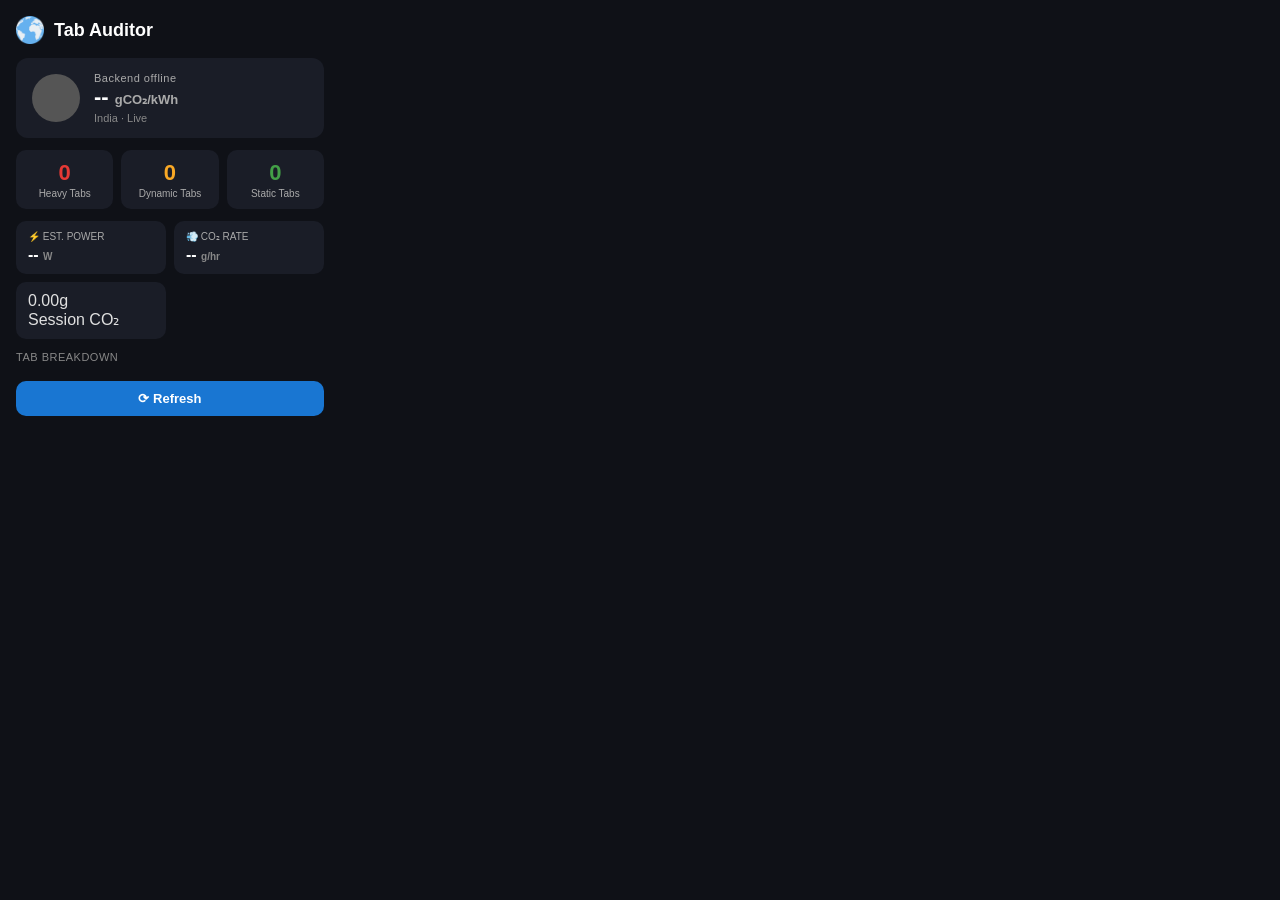
<file: extension/popup/index.html>
<!DOCTYPE html>
<html lang="en">
<head>
  <meta charset="UTF-8" />
  <meta name="viewport" content="width=device-width, initial-scale=1.0"/>
  <title>Tab Auditor</title>
  <style>
    * { margin: 0; padding: 0; box-sizing: border-box; }

    body {
      width: 340px;
      background: #0f1117;
      color: #e0e0e0;
      font-family: 'Segoe UI', sans-serif;
      padding: 16px;
    }

    .header {
      display: flex;
      align-items: center;
      gap: 10px;
      margin-bottom: 14px;
    }
    .header img { width: 28px; height: 28px; }
    .header h1 { font-size: 18px; font-weight: 700; color: #fff; }

    /* Traffic Light Card */
    .carbon-card {
      background: #1a1d27;
      border-radius: 12px;
      padding: 14px 16px;
      display: flex;
      align-items: center;
      gap: 14px;
      margin-bottom: 12px;
    }
    .light {
      width: 48px; height: 48px;
      border-radius: 50%;
      flex-shrink: 0;
    }
    .light.red    { background: #e53935; box-shadow: 0 0 16px #e5393588; }
    .light.yellow { background: #f9a825; box-shadow: 0 0 16px #f9a82588; }
    .light.green  { background: #43a047; box-shadow: 0 0 16px #43a04788; }
    .light.grey   { background: #555; }

    .carbon-info { flex: 1; }
    .carbon-info .label { font-size: 11px; color: #aaa; letter-spacing: 0.5px; }
    .carbon-info .intensity { font-size: 22px; font-weight: 700; color: #fff; }
    .carbon-info .sublabel { font-size: 11px; color: #888; margin-top: 2px; }

    /* Stats Row */
    .stats-row {
      display: grid;
      grid-template-columns: repeat(3, 1fr);
      gap: 8px;
      margin-bottom: 12px;
    }
    .stat-box {
      background: #1a1d27;
      border-radius: 10px;
      padding: 10px 8px;
      text-align: center;
    }
    .stat-box .count { font-size: 22px; font-weight: 700; }
    .stat-box .type  { font-size: 10px; color: #aaa; margin-top: 2px; }
    .stat-box.heavy   .count { color: #e53935; }
    .stat-box.dynamic .count { color: #f9a825; }
    .stat-box.static  .count { color: #43a047; }

    /* Power + CO2 row */
    .metrics-row {
      display: grid;
      grid-template-columns: 1fr 1fr;
      gap: 8px;
      margin-bottom: 12px;
    }
    .metric-box {
      background: #1a1d27;
      border-radius: 10px;
      padding: 10px 12px;
    }
    .metric-box .m-label { font-size: 10px; color: #aaa; margin-bottom: 4px; }
    .metric-box .m-value { font-size: 16px; font-weight: 700; color: #fff; }
    .metric-box .m-unit  { font-size: 10px; color: #888; }

    /* Alert Banner */
    .alert-banner {
      background: #2d1a1a;
      border: 1px solid #e5393566;
      border-radius: 10px;
      padding: 10px 12px;
      font-size: 12px;
      color: #ff8a80;
      margin-bottom: 12px;
    }
    .alert-banner.hidden { display: none; }

    /* Tab breakdown */
    .section-title {
      font-size: 11px;
      color: #888;
      letter-spacing: 0.5px;
      text-transform: uppercase;
      margin-bottom: 6px;
    }
    .tabs-list {
      background: #1a1d27;
      border-radius: 10px;
      overflow: hidden;
      margin-bottom: 12px;
    }
    .tab-row {
      display: flex;
      align-items: center;
      padding: 8px 12px;
      border-bottom: 1px solid #ffffff0d;
      gap: 8px;
    }
    .tab-row:last-child { border-bottom: none; }
    .tab-dot {
      width: 8px; height: 8px;
      border-radius: 50%;
      flex-shrink: 0;
    }
    .dot-red    { background: #e53935; }
    .dot-yellow { background: #f9a825; }
    .dot-green  { background: #43a047; }

    .tab-name {
      flex: 1;
      font-size: 12px;
      white-space: nowrap;
      overflow: hidden;
      text-overflow: ellipsis;
      color: #ddd;
    }
    .tab-power {
      font-size: 11px;
      color: #aaa;
      margin-right: 6px;
    }
    .tab-badge {
      font-size: 9px;
      padding: 2px 6px;
      border-radius: 4px;
      font-weight: 600;
    }
    .badge-heavy   { background: #e5393522; color: #e53935; }
    .badge-dynamic { background: #f9a82522; color: #f9a825; }
    .badge-static  { background: #43a04722; color: #43a047; }

    /* Buttons */
    .btn-row {
      display: flex;
      gap: 8px;
      margin-bottom: 10px;
    }
    .btn {
      flex: 1;
      padding: 10px;
      border: none;
      border-radius: 10px;
      font-size: 13px;
      font-weight: 600;
      cursor: pointer;
      transition: opacity 0.2s;
    }
    .btn:hover { opacity: 0.85; }
    .btn-refresh     { background: #1976d2; color: #fff; }
    .btn-close-heavy { background: #b71c1c; color: #fff; }
    .btn-close-heavy.hidden { display: none; }
  </style>
</head>
<body>

  <div class="header">
    <img src="../icons/globe.png" alt="icon"/>
    <h1>Tab Auditor</h1>
  </div>

  <!-- Carbon Card -->
  <div class="carbon-card">
    <div class="light grey" id="traffic-light"></div>
    <div class="carbon-info">
      <div class="label" id="grid-label">Loading grid data...</div>
      <div class="intensity"><span id="intensity">--</span> <span style="font-size:13px;color:#aaa">gCO₂/kWh</span></div>
      <div class="sublabel">India · Live</div>
    </div>
  </div>

  <!-- Tab Counts -->
  <div class="stats-row">
    <div class="stat-box heavy">
      <div class="count" id="heavy-count">0</div>
      <div class="type">Heavy Tabs</div>
    </div>
    <div class="stat-box dynamic">
      <div class="count" id="dynamic-count">0</div>
      <div class="type">Dynamic Tabs</div>
    </div>
    <div class="stat-box static">
      <div class="count" id="static-count">0</div>
      <div class="type">Static Tabs</div>
    </div>
  </div>

  <!-- Power + CO2 Metrics -->
  <div class="metrics-row">
    <div class="metric-box">
      <div class="m-label">⚡ EST. POWER</div>
      <div class="m-value"><span id="total-power">--</span> <span class="m-unit">W</span></div>
    </div>
    <div class="metric-box">
      <div class="m-label">💨 CO₂ RATE</div>
      <div class="m-value"><span id="co2-rate">--</span> <span class="m-unit">g/hr</span></div>
    </div>
    <div class="metric-box">
        <div class="metric-value" id="session-co2">0.00g</div>
        <div class="metric-label">Session CO₂</div>
    </div>

  </div>

  <!-- Alert Banner -->
  <div class="alert-banner hidden" id="alert-banner">
    <span id="alert-msg"></span>
  </div>

  <!-- All Tabs Breakdown -->
  <div class="section-title">Tab Breakdown</div>
  <div class="tabs-list" id="tabs-list"></div>

  <!-- Buttons -->
  <div class="btn-row">
    <button class="btn btn-refresh" id="refresh-btn">⟳ Refresh</button>
    <button class="btn btn-close-heavy hidden" id="close-heavy-btn">🗑 Close All Heavy</button>
  </div>

  <script src="popup.js"></script>
</body>
</html>
</file>
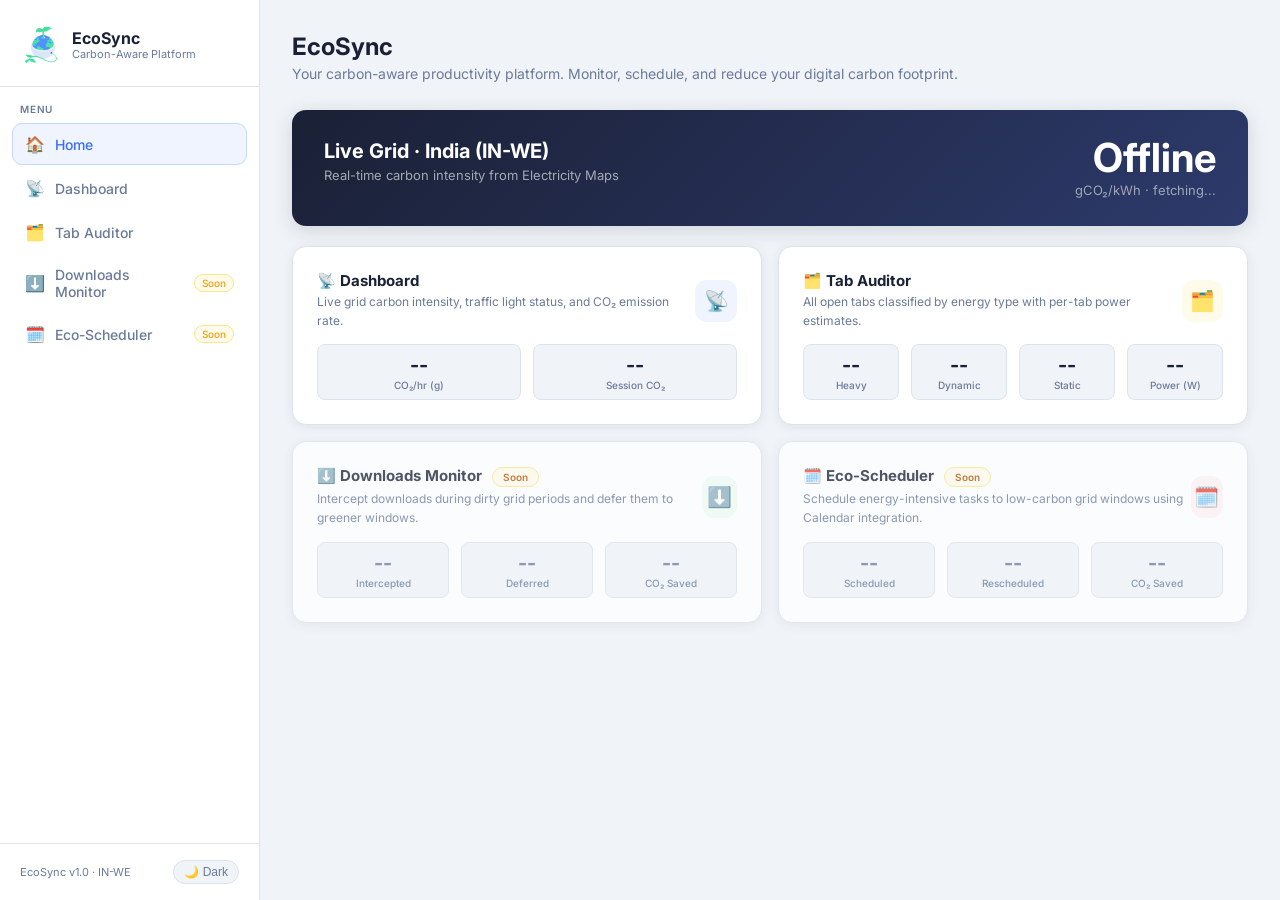
<file: extension/website/main.html>
<!DOCTYPE html>
<html lang="en">
<head>
  <meta charset="UTF-8" />
  <meta name="viewport" content="width=device-width, initial-scale=1.0"/>
  <title>EcoSync</title>
  <link href="https://fonts.googleapis.com/css2?family=Inter:wght@300;400;500;600;700&display=swap" rel="stylesheet"/>
  <style>
    *, *::before, *::after { box-sizing: border-box; margin: 0; padding: 0; }

    :root {
      --bg:        #f0f4f8;
      --surface:   #ffffff;
      --border:    #dde3ec;
      --text:      #1a2035;
      --muted:     #6b7a99;
      --accent:    #3b6ef6;
      --red:       #e53935;
      --yellow:    #f59e0b;
      --green:     #16a34a;
      --red-bg:    #fef2f2;
      --yellow-bg: #fffbeb;
      --green-bg:  #f0fdf4;
      --nav-w:     260px;
      --radius:    14px;
      --shadow:    0 2px 12px rgba(0,0,0,0.07);
    }

    body {
      font-family: 'Inter', sans-serif;
      background: var(--bg);
      color: var(--text);
      display: flex;
      min-height: 100vh;
    }

    #sidebar {
      width: var(--nav-w);
      background: var(--surface);
      border-right: 1px solid var(--border);
      display: flex;
      flex-direction: column;
      position: fixed;
      top: 0; left: 0; bottom: 0;
      z-index: 100;
    }

    .sidebar-logo {
      display: flex;
      align-items: center;
      gap: 10px;
      padding: 24px 20px 20px;
      border-bottom: 1px solid var(--border);
    }

    .sidebar-logo img { width: 42px; height: 42px; border-radius: 8px; }

    .sidebar-logo-text { font-size: 16px; font-weight: 700; color: var(--text); line-height: 1.2; }
    .sidebar-logo-text span { display: block; font-size: 11px; font-weight: 400; color: var(--muted); }

    nav { padding: 16px 12px; flex: 1; }

    .nav-label {
      font-size: 10px; font-weight: 600; color: var(--muted);
      text-transform: uppercase; letter-spacing: 0.08em;
      padding: 0 8px; margin-bottom: 8px;
    }

    .nav-item {
      display: flex; align-items: center; gap: 10px;
      padding: 10px 12px; border-radius: 10px; cursor: pointer;
      font-size: 14px; font-weight: 500; color: var(--muted);
      transition: all 0.18s ease; margin-bottom: 2px;
      border: 1px solid transparent;
    }

    .nav-item:hover { background: var(--bg); color: var(--text); border-color: var(--border); }
    .nav-item.active { background: #eff4ff; color: var(--accent); border-color: #c7d8fd; }
    .nav-item .icon { font-size: 16px; width: 20px; text-align: center; }

    .nav-badge {
      margin-left: auto; font-size: 10px;
      background: #fffbeb; color: var(--yellow);
      padding: 2px 7px; border-radius: 20px; border: 1px solid #fde68a;
    }

    .sidebar-footer {
      padding: 16px 20px; border-top: 1px solid var(--border);
      font-size: 11px; color: var(--muted);
    }

    #main { margin-left: var(--nav-w); flex: 1; padding: 32px; }

    .page { display: none; }
    .page.active { display: block; }

    .page-header { margin-bottom: 28px; }
    .page-header h1 { font-size: 24px; font-weight: 700; }
    .page-header p { font-size: 14px; color: var(--muted); margin-top: 4px; }

    .card {
      background: var(--surface); border: 1px solid var(--border);
      border-radius: var(--radius); padding: 24px;
      box-shadow: var(--shadow);
      transition: transform 0.2s ease, box-shadow 0.2s ease;
    }
    .card:hover { transform: translateY(-3px); box-shadow: 0 8px 28px rgba(0,0,0,0.10); }
    .card-title { font-size: 11px; font-weight: 600; color: var(--muted); text-transform: uppercase; letter-spacing: 0.06em; margin-bottom: 10px; }
    .card-value { font-size: 32px; font-weight: 700; line-height: 1; }
    .card-sub { font-size: 12px; color: var(--muted); margin-top: 6px; }

    .grid-2 { display: grid; grid-template-columns: 1fr 1fr; gap: 16px; }
    .grid-4 { display: grid; grid-template-columns: repeat(4, 1fr); gap: 16px; }

    .home-grid {
      display: grid; grid-template-columns: 1fr 1fr;
      grid-template-rows: auto auto; gap: 16px;
    }

    .section-card {
      background: var(--surface); border: 1px solid var(--border);
      border-radius: var(--radius); padding: 24px; box-shadow: var(--shadow);
      cursor: pointer; transition: transform 0.2s ease, box-shadow 0.2s ease;
      display: flex; flex-direction: column; gap: 14px;
    }
    .section-card:hover { transform: translateY(-3px); box-shadow: 0 8px 28px rgba(0,0,0,0.11); }

    .section-card-header { display: flex; align-items: center; justify-content: space-between; }
    .section-card-icon { width: 42px; height: 42px; border-radius: 12px; display: flex; align-items: center; justify-content: center; font-size: 20px; }
    .section-card-title { font-size: 15px; font-weight: 700; margin-bottom: 2px; }
    .section-card-desc { font-size: 12px; color: var(--muted); line-height: 1.6; }
    .section-card-stats { display: flex; gap: 12px; flex-wrap: wrap; }

    .sc-stat {
      background: var(--bg); border: 1px solid var(--border);
      border-radius: 8px; padding: 8px 14px;
      text-align: center; flex: 1; min-width: 60px;
    }
    .sc-stat .v { font-size: 20px; font-weight: 700; }
    .sc-stat .l { font-size: 10px; color: var(--muted); margin-top: 2px; font-weight: 500; }

    .tl-circle {
      width: 64px; height: 64px; border-radius: 50%;
      display: flex; align-items: center; justify-content: center;
      font-size: 26px; transition: all 0.4s ease; flex-shrink: 0;
    }
    .tl-red    { background: var(--red-bg);    border: 3px solid var(--red); }
    .tl-yellow { background: var(--yellow-bg); border: 3px solid var(--yellow); }
    .tl-green  { background: var(--green-bg);  border: 3px solid var(--green); }
    .tl-unknown{ background: var(--bg);        border: 3px solid var(--border); }

    .pill { display: inline-flex; align-items: center; gap: 5px; font-size: 11px; font-weight: 600; padding: 3px 10px; border-radius: 20px; }
    .pill-red    { background: var(--red-bg);    color: var(--red);    border: 1px solid #fca5a5; }
    .pill-yellow { background: var(--yellow-bg); color: #b45309;       border: 1px solid #fde68a; }
    .pill-green  { background: var(--green-bg);  color: var(--green);  border: 1px solid #bbf7d0; }
    .pill-blue   { background: #eff4ff;           color: var(--accent); border: 1px solid #c7d8fd; }

    .stat-mini { text-align: center; }
    .stat-mini .val { font-size: 28px; font-weight: 700; }
    .stat-mini .lbl { font-size: 11px; color: var(--muted); margin-top: 4px; font-weight: 500; }
    .val.red    { color: var(--red); }
    .val.yellow { color: var(--yellow); }
    .val.green  { color: var(--green); }
    .val.blue   { color: var(--accent); }

    .table-wrap { overflow-y: auto; max-height: 440px; border-radius: 10px; border: 1px solid var(--border); }
    .tab-table { width: 100%; border-collapse: collapse; font-size: 13px; }
    .tab-table th {
      text-align: left; font-size: 11px; font-weight: 600; color: var(--muted);
      text-transform: uppercase; letter-spacing: 0.05em; padding: 12px 14px;
      border-bottom: 1px solid var(--border); background: var(--bg); position: sticky; top: 0;
    }
    .tab-table td { padding: 10px 14px; border-bottom: 1px solid var(--border); vertical-align: middle; }
    .tab-table tr:last-child td { border-bottom: none; }
    .tab-table tr { transition: background 0.15s ease; }
    .tab-table tr:hover td { background: var(--bg); }
    .tab-row-heavy   td:first-child { border-left: 3px solid var(--red); }
    .tab-row-dynamic td:first-child { border-left: 3px solid var(--yellow); }
    .tab-row-static  td:first-child { border-left: 3px solid var(--green); }

    .badge { display: inline-block; font-size: 10px; font-weight: 700; padding: 2px 8px; border-radius: 6px; letter-spacing: 0.04em; }
    .badge-heavy   { background: var(--red-bg);    color: var(--red);    border: 1px solid #fca5a5; }
    .badge-dynamic { background: var(--yellow-bg); color: #b45309;       border: 1px solid #fde68a; }
    .badge-static  { background: var(--green-bg);  color: var(--green);  border: 1px solid #bbf7d0; }

    .refresh-bar { display: flex; align-items: center; justify-content: space-between; font-size: 12px; color: var(--muted); margin-bottom: 16px; }
    .refresh-btn {
      display: flex; align-items: center; gap: 6px;
      background: var(--surface); border: 1px solid var(--border);
      border-radius: 8px; padding: 6px 14px;
      font-size: 12px; font-weight: 500; color: var(--text);
      cursor: pointer; transition: all 0.18s ease;
    }
    .refresh-btn:hover { background: var(--bg); border-color: var(--accent); color: var(--accent); }

    .coming-soon {
      display: flex; flex-direction: column; align-items: center; justify-content: center;
      padding: 80px 40px; text-align: center;
      border: 2px dashed var(--border); border-radius: var(--radius); background: var(--surface);
    }
    .coming-soon .cs-icon { font-size: 48px; margin-bottom: 16px; }
    .coming-soon h3 { font-size: 18px; font-weight: 600; margin-bottom: 8px; }
    .coming-soon p { font-size: 14px; color: var(--muted); max-width: 380px; line-height: 1.6; }

    .hero-banner {
      background: linear-gradient(135deg, #1a2035 0%, #2d3a6b 100%);
      color: white; border-radius: var(--radius); padding: 28px 32px; margin-bottom: 20px;
      display: flex; align-items: center; justify-content: space-between;
      box-shadow: 0 4px 20px rgba(26,32,53,0.15);
    }
    .hero-banner h2 { font-size: 20px; font-weight: 700; margin-bottom: 4px; }
    .hero-banner p  { font-size: 13px; color: rgba(255,255,255,0.6); }
    .hero-right { text-align: right; }
    .hero-intensity { font-size: 40px; font-weight: 700; line-height: 1; }
    .hero-unit { font-size: 13px; color: rgba(255,255,255,0.55); margin-top: 4px; }

    @keyframes spin { to { transform: rotate(360deg); } }
    .spinning { animation: spin 1s linear infinite; display: inline-block; }

    body.dark {
  --bg:        #0f1117;
  --surface:   #1a1f2e;
  --border:    #2a3147;
  --text:      #e8ecf4;
  --muted:     #6b7a99;
  --red-bg:    #2a1515;
  --yellow-bg: #1f1a0e;
  --green-bg:  #0e1f14;
}
body.dark .hero-banner {
  background: linear-gradient(135deg, #0a0d16 0%, #1a2040 100%);
}
body.dark .tab-table th { background: var(--bg); }
body.dark .nav-item.active { background: #1a2550; }
body.dark .sc-stat { background: var(--bg); }

  </style>
</head>
<body>

<!-- ══ SIDEBAR ══ -->
<aside id="sidebar">
  <div class="sidebar-logo">
    <img src="../icons/logo.png" alt="icon" />
    <div class="sidebar-logo-text">
      EcoSync
      <span>Carbon-Aware Platform</span>
    </div>
  </div>
  <nav>
    <div class="nav-label">Menu</div>
    <div class="nav-item active" data-page="home"><span class="icon">🏠</span> Home</div>
    <div class="nav-item" data-page="dashboard"><span class="icon">📡</span> Dashboard</div>
    <div class="nav-item" data-page="tab-auditor"><span class="icon">🗂️</span> Tab Auditor</div>
    <div class="nav-item" data-page="downloads"><span class="icon">⬇️</span> Downloads Monitor<span class="nav-badge">Soon</span></div>
    <div class="nav-item" data-page="eco-scheduler"><span class="icon">🗓️</span> Eco-Scheduler<span class="nav-badge">Soon</span></div>
  </nav>
<div class="sidebar-footer">
  <div style="display:flex;align-items:center;justify-content:space-between;">
    <span>EcoSync v1.0 · IN-WE</span>
    <button id="dark-toggle" onclick="toggleDark()" style="
      background:var(--bg);border:1px solid var(--border);
      border-radius:20px;padding:4px 10px;cursor:pointer;
      font-size:12px;color:var(--muted);transition:all 0.2s ease;">
      🌙 Dark
    </button>
  </div>
</div>
</aside>

<!-- ══ MAIN ══ -->
<main id="main">

  <!-- ── HOME ── -->
  <section class="page active" id="page-home">
    <div class="page-header">
      <h1>EcoSync</h1>
      <p>Your carbon-aware productivity platform. Monitor, schedule, and reduce your digital carbon footprint.</p>
    </div>

    <div class="hero-banner">
      <div>
        <h2>Live Grid · India (IN-WE)</h2>
        <p>Real-time carbon intensity from Electricity Maps</p>
        <div style="margin-top:14px;" id="home-tl-pill"></div>
      </div>
      <div class="hero-right">
        <div class="hero-intensity" id="home-intensity">--</div>
        <div class="hero-unit">gCO₂/kWh · <span id="home-timestamp">fetching...</span></div>
      </div>
    </div>

    <div class="home-grid">
      <div class="section-card" onclick="navigate('dashboard')">
        <div class="section-card-header">
          <div>
            <div class="section-card-title">📡 Dashboard</div>
            <div class="section-card-desc">Live grid carbon intensity, traffic light status, and CO₂ emission rate.</div>
          </div>
          <div class="section-card-icon" style="background:#eff4ff;color:var(--accent);">📡</div>
        </div>
        <div class="section-card-stats">
          <div class="sc-stat">
            <div class="v" id="home-co2" style="color:var(--text);">--</div>
            <div class="l">CO₂/hr (g)</div>
          </div>
          <div class="sc-stat">
            <div class="v green" id="home-session-co2">--</div>
            <div class="l">Session CO₂</div>
          </div>
        </div>
      </div>

      <div class="section-card" onclick="navigate('tab-auditor')">
        <div class="section-card-header">
          <div>
            <div class="section-card-title">🗂️ Tab Auditor</div>
            <div class="section-card-desc">All open tabs classified by energy type with per-tab power estimates.</div>
          </div>
          <div class="section-card-icon" style="background:#fffbeb;color:var(--yellow);">🗂️</div>
        </div>
        <div class="section-card-stats">
          <div class="sc-stat"><div class="v red" id="home-heavy">--</div><div class="l">Heavy</div></div>
          <div class="sc-stat"><div class="v yellow" id="home-dynamic">--</div><div class="l">Dynamic</div></div>
          <div class="sc-stat"><div class="v green" id="home-static">--</div><div class="l">Static</div></div>
          <div class="sc-stat"><div class="v blue" id="home-power">--</div><div class="l">Power (W)</div></div>
        </div>
      </div>

      <div class="section-card" onclick="navigate('downloads')" style="opacity:0.75;">
        <div class="section-card-header">
          <div>
            <div class="section-card-title">⬇️ Downloads Monitor <span class="pill pill-yellow" style="font-size:10px;vertical-align:middle;margin-left:6px;">Soon</span></div>
            <div class="section-card-desc">Intercept downloads during dirty grid periods and defer them to greener windows.</div>
          </div>
          <div class="section-card-icon" style="background:#f0fdf4;color:var(--green);">⬇️</div>
        </div>
        <div class="section-card-stats">
          <div class="sc-stat"><div class="v" style="color:var(--muted);">--</div><div class="l">Intercepted</div></div>
          <div class="sc-stat"><div class="v" style="color:var(--muted);">--</div><div class="l">Deferred</div></div>
          <div class="sc-stat"><div class="v" style="color:var(--muted);">--</div><div class="l">CO₂ Saved</div></div>
        </div>
      </div>

      <div class="section-card" onclick="navigate('eco-scheduler')" style="opacity:0.75;">
        <div class="section-card-header">
          <div>
            <div class="section-card-title">🗓️ Eco-Scheduler <span class="pill pill-yellow" style="font-size:10px;vertical-align:middle;margin-left:6px;">Soon</span></div>
            <div class="section-card-desc">Schedule energy-intensive tasks to low-carbon grid windows using Calendar integration.</div>
          </div>
          <div class="section-card-icon" style="background:#fef2f2;color:var(--red);">🗓️</div>
        </div>
        <div class="section-card-stats">
          <div class="sc-stat"><div class="v" style="color:var(--muted);">--</div><div class="l">Scheduled</div></div>
          <div class="sc-stat"><div class="v" style="color:var(--muted);">--</div><div class="l">Rescheduled</div></div>
          <div class="sc-stat"><div class="v" style="color:var(--muted);">--</div><div class="l">CO₂ Saved</div></div>
        </div>
      </div>
    </div>
  </section>
  <!-- ↑ HOME SECTION CLOSES HERE ↑ -->

  <!-- ── DASHBOARD ── -->
  <section class="page" id="page-dashboard">
    <div class="page-header">
      <h1>📡 Dashboard</h1>
      <p>Live grid carbon intensity and real-time stats.</p>
    </div>

    <div class="refresh-bar">
  <span id="last-updated">Last updated: --</span>
  <div style="display:flex;gap:8px;">
    <button class="refresh-btn" id="sim-btn" onclick="toggleSimulate()">
      🟢 Simulate Green Window
    </button>
    <button class="refresh-btn" onclick="loadDashboard()">
      <span id="dash-spin">↻</span> Refresh
    </button>
  </div>
</div>


    <div class="grid-2" style="margin-bottom:16px;">
      <div class="card" style="display:flex;align-items:center;gap:24px;">
        <div id="dash-tl-circle" class="tl-circle tl-unknown">🌍</div>
        <div>
          <div class="card-title">Grid Status · India (IN-WE)</div>
          <div class="card-value" id="dash-intensity">--</div>
          <div class="card-sub">gCO₂/kWh</div>
          <div style="margin-top:10px;" id="dash-pill"></div>
        </div>
      </div>
      <div class="card">
        <div class="card-title">Thresholds</div>
        <div style="display:flex;flex-direction:column;gap:10px;margin-top:8px;">
          <div style="display:flex;align-items:center;justify-content:space-between;font-size:13px;">
            <span>🟢 Clean grid</span><span class="pill pill-green">&lt; 200 gCO₂/kWh</span>
          </div>
          <div style="display:flex;align-items:center;justify-content:space-between;font-size:13px;">
            <span>🟡 Moderate grid</span><span class="pill pill-yellow">200 – 400 gCO₂/kWh</span>
          </div>
          <div style="display:flex;align-items:center;justify-content:space-between;font-size:13px;">
            <span>🔴 Dirty grid</span><span class="pill pill-red">&gt; 400 gCO₂/kWh</span>
          </div>
        </div>
      </div>
    </div>

    <div class="grid-2">
      <div class="card stat-mini">
        <div class="val" id="dash-co2" style="color:var(--text);">--</div>
        <div class="lbl">CO₂ Rate (g/hr)</div>
      </div>
      <div class="card stat-mini">
        <div class="val green" id="dash-session">--</div>
        <div class="lbl">Session CO₂ (g)</div>
      </div>
    </div>
  </section>

  <!-- ── TAB AUDITOR ── -->
  <section class="page" id="page-tab-auditor">
    <div class="page-header">
      <h1>🗂️ Tab Auditor</h1>
      <p>All tabs currently open, color-coded by energy type. Auto-refreshes every 15s.</p>
    </div>

    <div class="refresh-bar">
      <span id="tab-last-updated">Auto-refreshes every 15s · Last updated: --</span>
      <button class="refresh-btn" onclick="loadTabs()">
        <span id="tab-spin">↻</span> Refresh Now
      </button>
    </div>

    <div class="grid-4" style="margin-bottom:16px;">
      <div class="card stat-mini"><div class="val red" id="dash-heavy">--</div><div class="lbl">Heavy Tabs</div></div>
      <div class="card stat-mini"><div class="val yellow" id="dash-dynamic">--</div><div class="lbl">Dynamic Tabs</div></div>
      <div class="card stat-mini"><div class="val green" id="dash-static">--</div><div class="lbl">Static Tabs</div></div>
      <div class="card stat-mini"><div class="val blue" id="dash-power">--</div><div class="lbl">Est. Power (W)</div></div>
    </div>

    <div style="background:var(--surface);border-radius:var(--radius);border:1px solid var(--border);overflow:hidden;box-shadow:var(--shadow);">
      <div class="table-wrap">
        <table class="tab-table">
          <thead>
  <tr>
    <th style="padding-left:20px;">Tab Title</th>
    <th>Type</th>
    <th>Power</th>
  </tr>
</thead>
<tbody id="tab-tbody">
  <tr><td colspan="3" style="text-align:center;padding:40px;color:var(--muted);">Loading tabs...</td></tr>
</tbody>

        </table>
      </div>
    </div>
  </section>

  <!-- ── DOWNLOADS MONITOR ── -->
  <section class="page" id="page-downloads">
    <div class="page-header">
      <h1>⬇️ Downloads Monitor</h1>
      <p>Carbon-aware download scheduling.</p>
    </div>
    <div class="coming-soon">
      <div class="cs-icon">⬇️</div>
      <h3>Downloads Monitor — Coming Soon</h3>
      <p>This section will intercept browser downloads when the grid is dirty and offer to schedule them for a greener window. You'll also see the CO₂ cost of downloading now vs. waiting.</p>
    </div>
  </section>

  <!-- ── ECO-SCHEDULER ── -->
  <section class="page" id="page-eco-scheduler">
    <div class="page-header">
      <h1>🗓️ Eco-Scheduler</h1>
      <p>Schedule heavy tasks to green grid windows.</p>
    </div>
    <div class="coming-soon">
      <div class="cs-icon">🗓️</div>
      <h3>Eco-Scheduler — Coming Soon</h3>
      <p>This section will integrate with Google Calendar to automatically reschedule energy-intensive tasks — backups, renders, uploads — to low-carbon grid windows overnight.</p>
    </div>
  </section>

</main>

<script src="app.js"></script>
</body>
</html>
</file>
